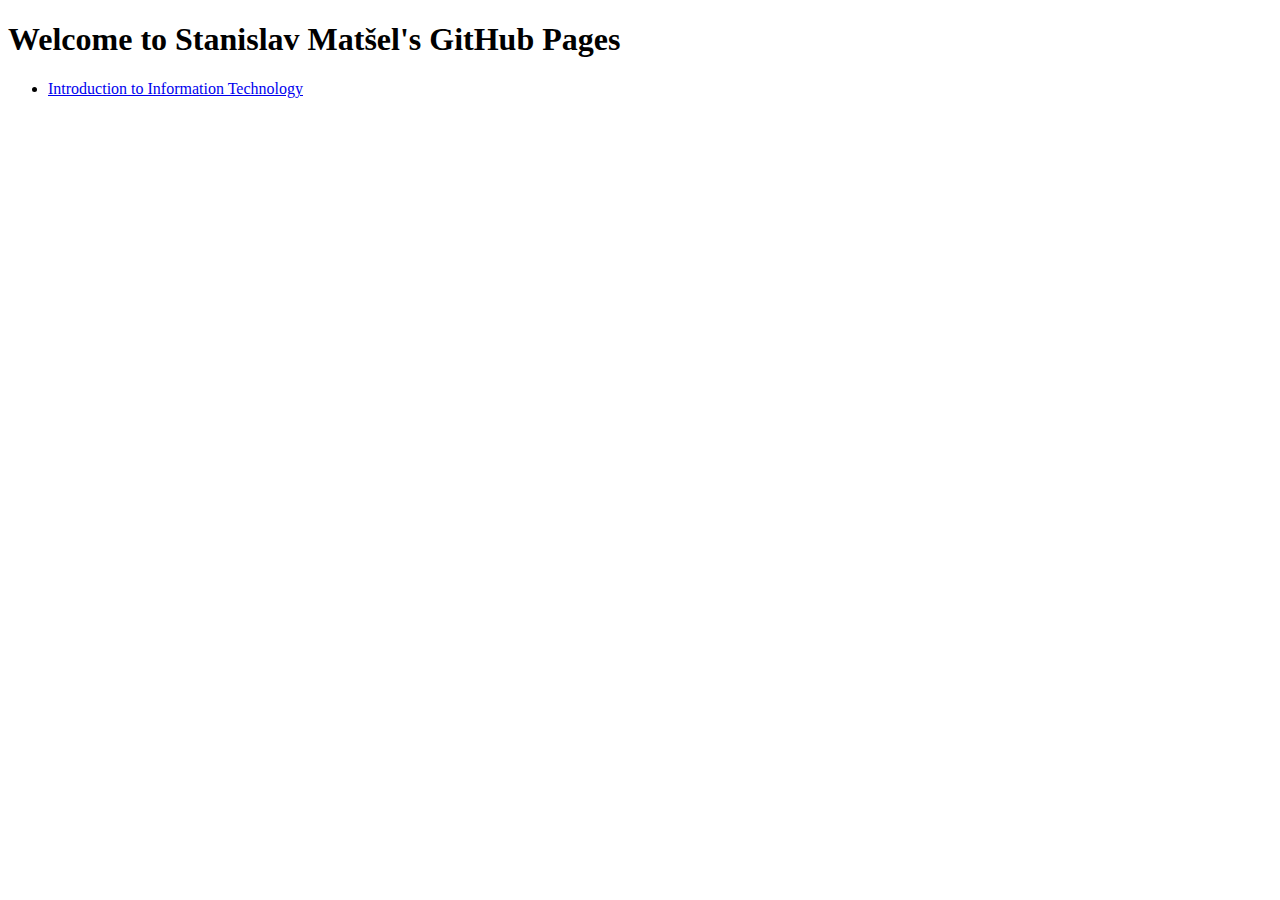
<file: index.html>
<!DOCTYPE html>
<html lang="en">

<head>
    <meta charset="UTF-8">
    <meta name="viewport" content="width=device-width, initial-scale=1.0">
    <title>Stanislav Matšel's GitHub Pages</title>
</head>

<body>
    <h1>Welcome to Stanislav Matšel's GitHub Pages</h1>
    <ul>
        <li>
            <a href="./intro-to-it.html">Introduction to Information Technology</a>
        </li>
    </ul>
</body>

</html>
</file>
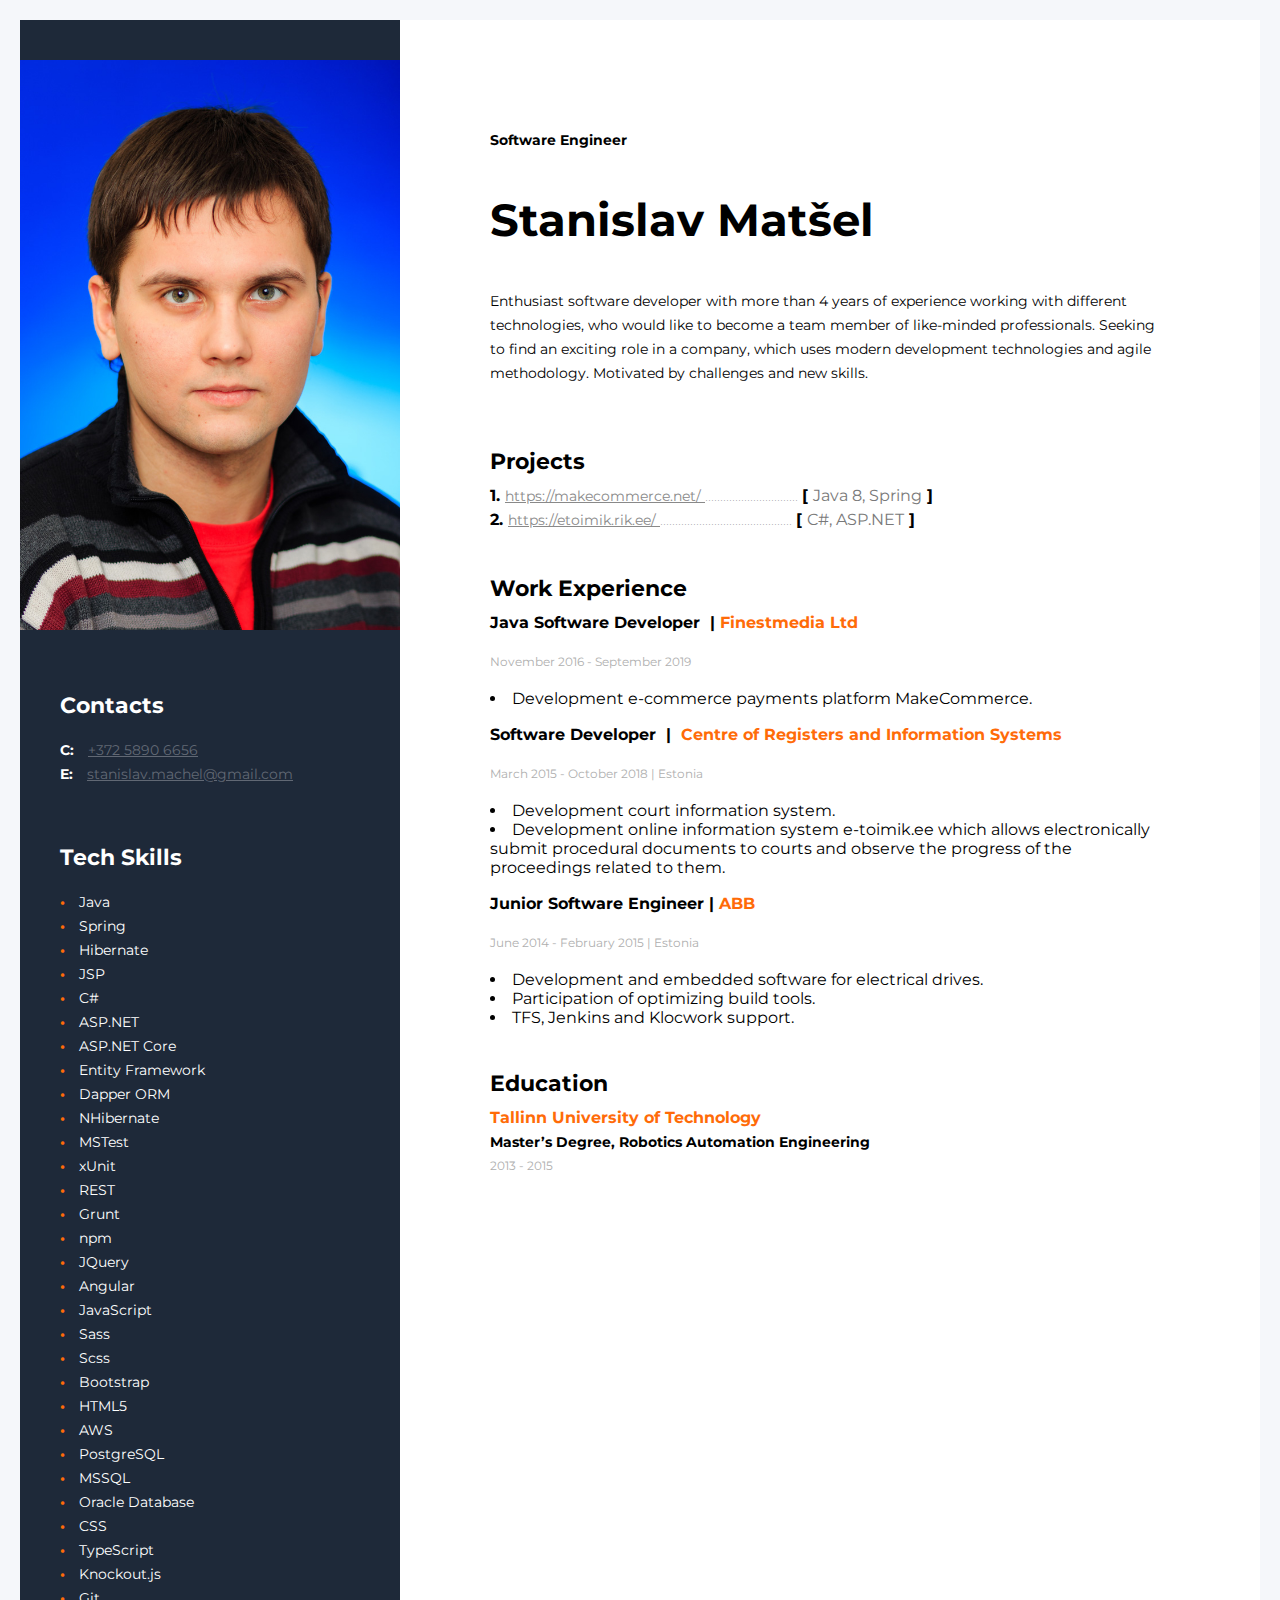
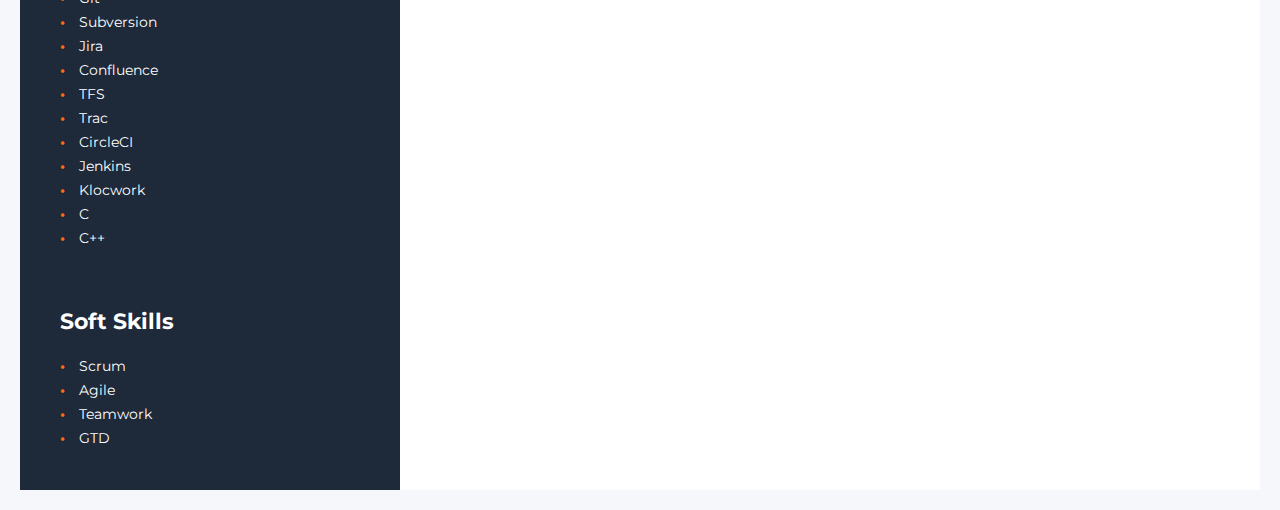
<file: not-ready/resume/index.html>
<!DOCTYPE html>
<html lang="en">
  <head>
    <meta charset="UTF-8" />
    <meta name="viewport" content="width=device-width, initial-scale=1.0" />
    <title>Resume - Stanislav Matšel</title>
    <link rel="stylesheet" href="css/styles.css" />
    <link
      href="https://fonts.googleapis.com/css2?family=Montserrat:wght@400;700&display=swap"
      rel="stylesheet"
    />
  </head>
  <body>
    <!-- main container -->
    <div class="wrapper">
      <aside class="sidebar">
        <img class="photo" src="img/photo.jpg" alt="my photo" />

        <!-- contacts -->
        <div class="contacts">
          <h3 class="contacts-title">Contacts</h3>
          <div>
            <span class="contacts-link-type">C:</span>
            <a class="contacts-link" href="tel:+37258906656">+372 5890 6656</a>
          </div>
          <div>
            <span class="contacts-link-type">E:</span>
            <a class="contacts-link" href="mailto:stanislav.machel@gmail.com">
              stanislav.machel@gmail.com
            </a>
          </div>
        </div>

        <!-- tech skills -->
        <div class="skills">
          <h3 class="skills-title">Tech Skills</h3>
          <ul class="skills-list">
            <!--Java Stack-->
            <li>Java</li>
            <li>Spring</li>
            <li>Hibernate</li>
            <li>JSP</li>

            <!--.NET stack-->
            <li>C#</li>
            <li>ASP.NET</li>
            <li>ASP.NET Core</li>
            <li>Entity Framework</li>
            <li>Dapper ORM</li>
            <li>NHibernate</li>
            <li>MSTest</li>
            <li>xUnit</li>

            <li>REST</li>

            <!--Front-end-->
            <li>Grunt</li>
            <li>npm</li>
            <li>JQuery</li>
            <li>Angular</li>
            <li>JavaScript</li>
            <li>Sass</li>
            <li>Scss</li>
            <li>Bootstrap</li>
            <li>HTML5</li>

            <li>AWS</li>

            <!--Databases-->
            <li>PostgreSQL</li>
            <li>MSSQL</li>
            <li>Oracle Database</li>

            <li>CSS</li>
            <li>TypeScript</li>
            <li>Knockout.js</li>

            <!--Version control-->
            <li>Git</li>
            <li>Subversion</li>

            <!--Project managment tools-->
            <li>Jira</li>
            <li>Confluence</li>
            <li>TFS</li>
            <li>Trac</li>

            <!-- CI/CD -->
            <li>CircleCI</li>
            <li>Jenkins</li>
            <li>Klocwork</li>

            <!--Other-->
            <li>C</li>
            <li>C++</li>
          </ul>
        </div>

        <!-- soft skills-->
        <div class="skills">
          <h3 class="skills-title">Soft Skills</h3>
          <ul class="skills-list">
            <li>Scrum</li>
            <li>Agile</li>
            <li>Teamwork</li>
            <li>GTD</li>
          </ul>
        </div>
      </aside>

      <!-- about me container -->
      <div class="main">
        <!-- main info -->
        <div class="info">
          <h2 class="profession">Software Engineer</h2>
          <h1 class="name">Stanislav Matšel</h1>
          <p class="description">
            Enthusiast software developer with more than 4 years of experience
            working with different technologies, who would like to become a team
            member of like-minded professionals. Seeking to find an exciting
            role in a company, which uses modern development technologies and
            agile methodology. Motivated by challenges and new skills.
          </p>
        </div>

        <!-- projects -->
        <div class="main-item">
          <h3 class="main-title">Projects</h3>
          <ol class="projects-list">
            <li>
              <a class="project-link" href="https://makecommerce.net/">
                https://makecommerce.net/
              </a>
              <span class="dots">
                ...............................
              </span>
              <span class="tech-names">Java 8, Spring</span>
            </li>
            <li>
              <a class="project-link" href="https://etoimik.rik.ee/">
                https://etoimik.rik.ee/
              </a>
              <span class="dots">
                ............................................
              </span>
              <span class="tech-names">C#, ASP.NET</span>
            </li>
          </ol>
        </div>

        <!-- work experience -->
        <div class="main-item">
          <h3 class="main-title">Work Experience</h3>
          <!-- company 1-->
          <div class="company">
            <h4>
              Java Software Developer
              <span class="company-title">Finestmedia Ltd</span>
            </h4>
            <span class="period">November 2016 - September 2019</span>

            <ul>
              <li>
                Development e-commerce payments platform MakeCommerce.
              </li>
            </ul>
          </div>

          <!-- company 2-->
          <div class="company">
            <h4>
              Software Developer
              <span class="company-title">
                Centre of Registers and Information Systems
              </span>
            </h4>
            <span class="period">March 2015 - October 2018 | Estonia</span>

            <ul>
              <li>
                Development court information system.
              </li>
              <li>
                Development online information system e-toimik.ee which allows
                electronically submit procedural documents to courts and observe
                the progress of the proceedings related to them.
              </li>
            </ul>
          </div>

          <!-- company 3-->
          <div class="company">
            <h4>
              Junior Software Engineer<span class="company-title">ABB</span>
            </h4>
            <span class="period">June 2014 - February 2015 | Estonia</span>

            <ul>
              <li>
                Development and embedded software for electrical drives.
              </li>
              <li>
                Participation of optimizing build tools.
              </li>
              <li>
                TFS, Jenkins and Klocwork support.
              </li>
            </ul>
          </div>
        </div>

        <!-- education -->
        <div class="main-item">
          <h3 class="main-title">Education</h3>
          <div class="education">
            <h4>Tallinn University of Technology</h4>
            <h5>Master’s Degree, Robotics Automation Engineering</h5>
            <span class="period">2013 - 2015</span>
          </div>
        </div>
      </div>
    </div>
  </body>
</html>
</file>
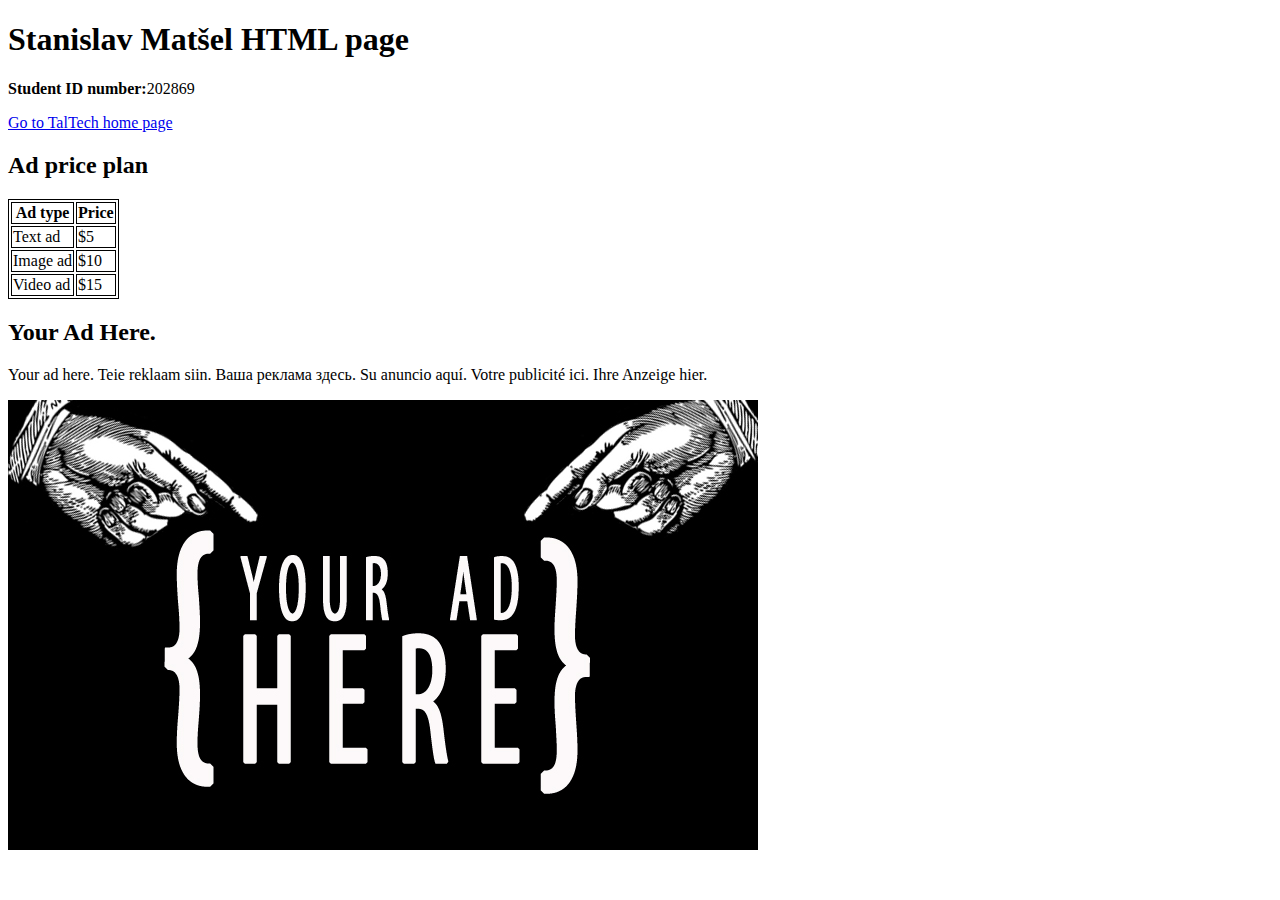
<file: intro-to-it.html>
<!DOCTYPE html>
<html lang="en">

<head>
    <meta charset="UTF-8">
    <meta name="viewport" content="width=device-width, initial-scale=1.0">
    <title>Place your ad here!</title>
    <style>
        table, th, td {
          border: 1px solid black;
        }

        #article{
            width: 750px;
        }
    </style>
</head>

<body>
    <h1>Stanislav Matšel HTML page</h1>

    <p>
        <span><b>Student ID number:</b>202869</span>
    </p>

    <a href="https://taltech.ee/">Go to TalTech home page</a>

    <h2>Ad price plan</h2>

    <table>
        <thead>
            <tr>
                <th>Ad type</th>
                <th>Price</th>
            </tr>
        </thead>
        <tbody>
            <tr>
                <td>Text ad</td>
                <td>$5</td>
            </tr>
            <tr>
                <td>Image ad</td>
                <td>$10</td>
            </tr>
            <tr>
                <td>Video ad</td>
                <td>$15</td>
            </tr>
        </tbody>
    </table>

    <h2>Your Ad Here.</h2>

    <p id="article">
        Your ad here. Teie reklaam siin. Ваша реклама здесь. Su anuncio aquí. Votre publicité ici. Ihre Anzeige hier.
    </p>

    <img src="./images/your_ad_here.jpg" alt="Your ad here">

</body>

</html>
</file>
<file: not-ready/resume/css/styles.css>
* {
  padding: 0;
  margin: 0;
  box-sizing: border-box;
}

body {
  background: #f5f7fa;
  padding: 20px;
  font-family: 'Montserrat', sans-serif;
}

.wrapper {
  background: #fff;
  display: flex;
}

.sidebar {
  background: #1e2939;
  width: 380px;
  padding: 40px 0px;
}

.photo {
  width: 380px;
}

.main {
  padding: 110px 90px;
}

.contacts {
  padding-top: 60px;
  margin-right: 40px;
  margin-left: 40px;
}

.contacts-title {
  font-size: 22px;
  font-weight: 700;
  line-height: 24px;
  color: #fff;
  margin-bottom: 20px;
}

.contacts-link-type {
  font-size: 14px;
  font-weight: 700;
  line-height: 24px;
  color: #fff;
  margin-right: 10px;
}

.contacts-link {
  color: #616874;
  font-size: 14px;
  font-weight: 400;
  line-height: 24px;
}

.skills {
  padding-top: 60px;
  margin-right: 40px;
  margin-left: 40px;
}

.skills-title {
  font-size: 22px;
  font-weight: 700;
  line-height: 24px;
  color: #fff;
  margin-bottom: 20px;
}

ul.skills-list > li {
  color: #fff;
  font-size: 14px;
  font-weight: 400;
  line-height: 24px;
  list-style-position: inside;
  list-style-type: none;
}

ul.skills-list li::before {
  content: '\2022';
  color: #ff6b08;
  font-weight: bold;
  width: 1em;
  margin-right: 1em;
}

.info {
  margin-bottom: 65px;
}

.profession {
  font-size: 14px;
  font-weight: 700;
  line-height: 20px;
  margin-bottom: 25px;
}

.name {
  font-size: 45px;
  font-weight: 700;
  line-height: 89px;
}

.description {
  font-size: 14px;
  font-weight: 400;
  line-height: 24px;
  margin-top: 25px;
}

.main-item {
  margin-bottom: 45px;
}

.main-title {
  font-size: 22px;
  font-weight: 700;
  line-height: 24px;
  margin-bottom: 10px;
}

.project-link {
  font-size: 14px;
  font-weight: 400;
  line-height: 24px;
  color: #898989;
}

.tech-names {
  color: #797979;
}

.tech-names::before {
  content: '[';
  margin-right: 5px;
  font-weight: 700;
  color: black;
}

.tech-names::after {
  content: ']';
  margin-left: 5px;
  font-weight: 700;
  color: black;
}

.dots {
  color: #898989;
  font-weight: 100;
}

ol.projects-list {
  list-style: none;
  list-style-position: inside;
}

ol.projects-list li {
  counter-increment: counter;
}
ol.projects-list li::before {
  content: counter(counter) '. ';
  font-weight: bold;
}

.company > h4 {
  font-size: 16px;
  font-weight: 700;
  line-height: 24px;
  margin-bottom: 15px;
}

.company-title {
  color: #ff6b08;
}
.company-title::before {
  content: '|';
  color: black;
  margin: 0px 5px;
}

.company span.period {
  font-size: 12px;
  font-weight: 400;
  line-height: 24px;
  color: #afafaf;
}

.company ul {
  margin: 15px 0px;
  list-style-position: inside;
}

.education > h4 {
  color: #ff6b08;
  font-size: 16px;
  font-weight: 700;
  line-height: 24px;
}

.education > h5 {
  font-size: 14px;
  font-weight: 700;
  line-height: 24px;
}

.education span.period {
  font-size: 12px;
  font-weight: 400;
  line-height: 24px;
  color: #afafaf;
}
</file>
